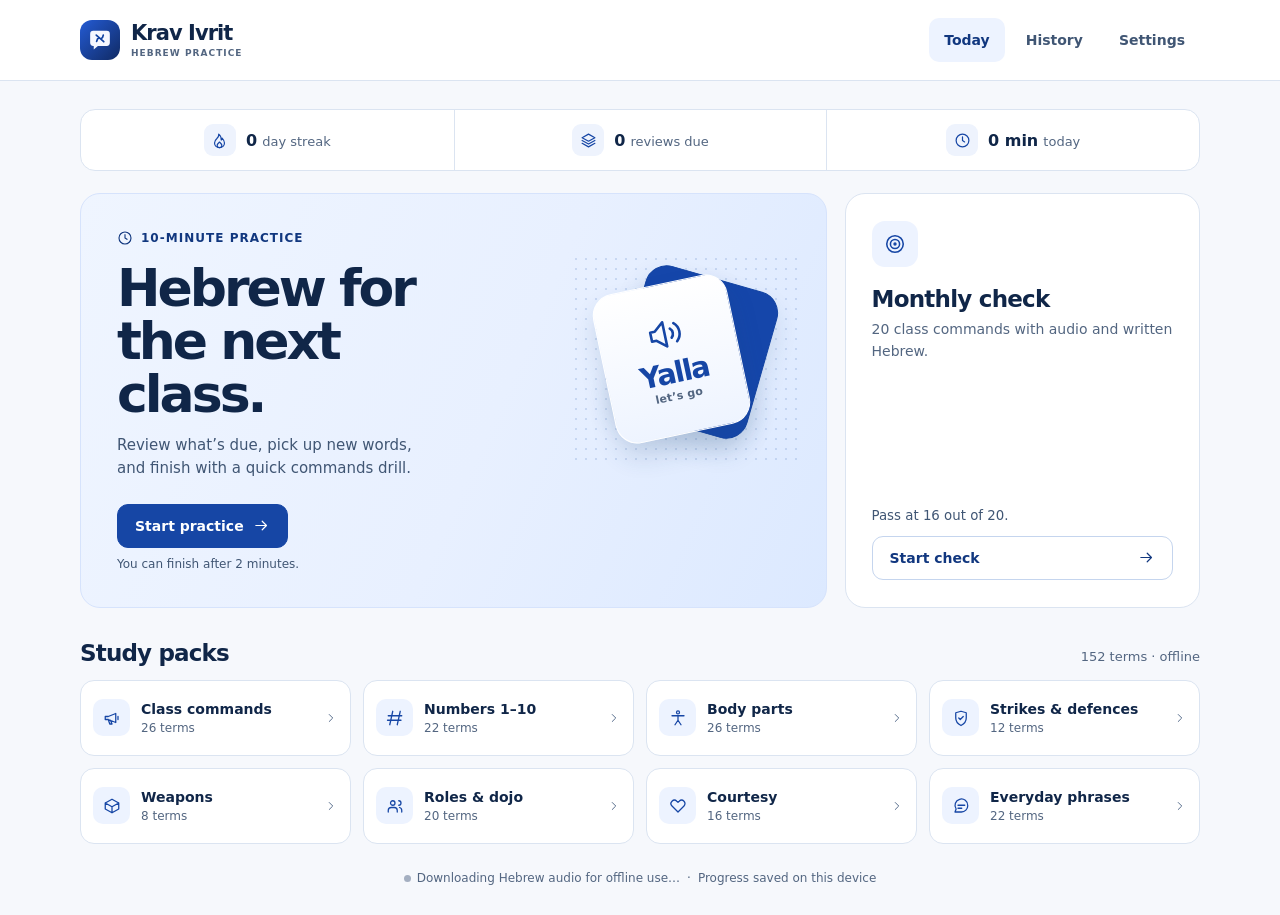
<file: index.html>
<!doctype html>
<html lang="en">
<head>
  <meta charset="utf-8">
  <meta name="viewport" content="width=device-width, initial-scale=1, viewport-fit=cover">
  <meta name="theme-color" content="#1243a2">
  <meta name="description" content="A ten-minute personal Hebrew practice app for Krav Maga classes and everyday conversation.">
  <title>Krav Ivrit</title>
  <link rel="icon" href="./icons/icon.svg" type="image/svg+xml">
  <link rel="apple-touch-icon" href="./icons/apple-touch-icon.png">
  <link rel="manifest" href="./manifest.webmanifest">
  <link rel="stylesheet" href="./styles.css">
  <script type="module" src="./app.mjs"></script>
</head>
<body>
  <header class="site-header">
    <div class="header-inner">
      <button class="brand" type="button" data-action="home" aria-label="Krav Ivrit home">
        <img src="./icons/icon.svg" width="40" height="40" alt="">
        <span>Krav Ivrit<small>HEBREW PRACTICE</small></span>
      </button>
      <nav aria-label="Main navigation">
        <button type="button" data-action="home" aria-current="page">Today</button>
        <button type="button" data-action="history">History</button>
        <button type="button" data-action="settings">Settings</button>
      </nav>
    </div>
  </header>
  <main class="layout">
    <div class="stats" aria-label="Practice statistics">
      <div><span class="stat-icon" data-icon="flame" aria-hidden="true"></span><span><strong id="streak">0</strong> <span id="streak-label">day streak</span></span></div>
      <div><span class="stat-icon" data-icon="layers" aria-hidden="true"></span><span><strong id="due">0</strong> <span>reviews due</span></span></div>
      <div><span class="stat-icon" data-icon="clock" aria-hidden="true"></span><span><strong id="minutes">0 min</strong> <span>today</span></span></div>
    </div>
    <p class="notice hidden" id="storage-status" role="status"></p>
    <section id="view" aria-busy="true"><p>Loading your practice packs…</p></section>
    <footer>
      <span id="offline-status">Preparing offline practice…</span>
      <span class="footer-divider" aria-hidden="true">·</span>
      <span>Progress saved on this device</span>
    </footer>
  </main>
  <input id="backup-file" type="file" accept=".json,application/json" hidden>
  <audio id="hebrew-player" preload="auto" playsinline hidden></audio>
  <noscript><p class="layout">Enable JavaScript to use Krav Ivrit.</p></noscript>
</body>
</html>
</file>
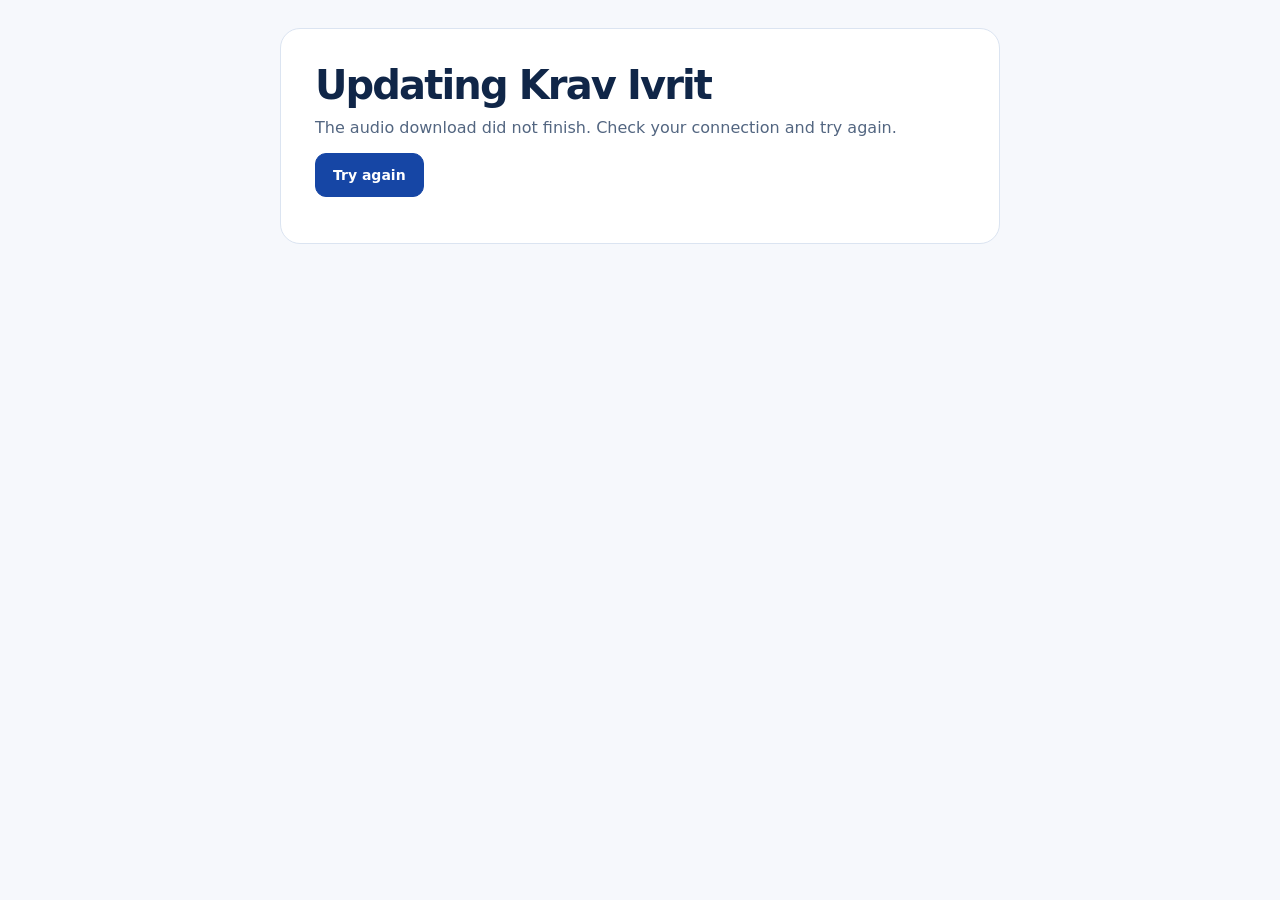
<file: update.html>
<!doctype html>
<html lang="en">
<head>
  <meta charset="utf-8">
  <meta name="viewport" content="width=device-width, initial-scale=1">
  <meta name="theme-color" content="#1243a2">
  <title>Update Krav Ivrit</title>
  <link rel="stylesheet" href="./styles.css">
</head>
<body>
  <main class="layout narrow">
    <section class="panel session-card">
      <h1>Updating Krav Ivrit</h1>
      <p id="update-status" role="status">Downloading the Hebrew recordings for offline practice…</p>
      <div class="button-group"><button class="primary hidden" id="retry" type="button">Try again</button></div>
    </section>
  </main>
  <script type="module">
    const status = document.querySelector('#update-status');
    const retry = document.querySelector('#retry');
    function audioReady(worker) {
      if (!worker) return Promise.resolve(false);
      return new Promise(resolve => {
        const channel = new MessageChannel();
        const timeout = setTimeout(() => {
          channel.port1.close();
          resolve(false);
        }, 1200);
        channel.port1.onmessage = event => {
          clearTimeout(timeout);
          channel.port1.close();
          resolve(event.data?.version >= 5 && event.data.audio === true);
        };
        worker.postMessage({ type: 'offline-status' }, [channel.port2]);
      });
    }
    async function update() {
      retry.classList.add('hidden');
      status.textContent = 'Downloading the Hebrew recordings for offline practice…';
      try {
        if (!('serviceWorker' in navigator)) {
          location.replace('./');
          return;
        }
        const registration = await navigator.serviceWorker.register('./sw.js', { updateViaCache: 'none' });
        await registration.update();
        const deadline = Date.now() + 120_000;
        while (Date.now() < deadline) {
          if (await audioReady(registration.active)) {
            location.replace('./');
            return;
          }
          await new Promise(resolve => setTimeout(resolve, 500));
        }
        throw new Error('Download timed out');
      } catch {
        status.textContent = 'The audio download did not finish. Check your connection and try again.';
        retry.classList.remove('hidden');
      }
    }
    retry.addEventListener('click', update);
    update();
  </script>
</body>
</html>
</file>
<file: styles.css>
:root {
  color-scheme: light;
  font-family: Inter, -apple-system, BlinkMacSystemFont, "Segoe UI", system-ui, sans-serif;
  --ink: #102648;
  --muted: #536681;
  --muted-deep: #405674;
  --blue: #1646a5;
  --blue-deep: #11377f;
  --blue-pale: #edf3ff;
  --line: #dbe4f1;
  --surface: #fff;
  --canvas: #f6f8fc;
  --radius: 20px;
}
*, *::before, *::after { box-sizing: border-box; }
body { margin: 0; min-width: 280px; background: var(--canvas); color: var(--ink); }
button, input, select { font: inherit; }
button {
  min-height: 44px;
  cursor: pointer;
  color: inherit;
}
button:disabled { cursor: default; opacity: .58; }
:focus-visible { outline: 3px solid #5583ee; outline-offset: 3px; }
h1, h2, h3, p { margin: 0; }
h1, h2, h3 { text-wrap: balance; }
p { line-height: 1.55; }
svg { display: block; }
.hidden { display: none !important; }

.site-header { background: #fff; border-bottom: 1px solid var(--line); }
.header-inner, .layout { width: min(1120px, calc(100% - 80px)); margin: 0 auto; }
.header-inner { min-height: 80px; display: flex; align-items: center; justify-content: space-between; gap: 14px; }
.brand {
  display: inline-flex; align-items: center; gap: 11px; padding: 0;
  border: 0; background: transparent; text-align: left; font-size: 21px; font-weight: 760; line-height: 1.05;
  letter-spacing: -.045em; white-space: nowrap;
}
.brand img { border-radius: 12px; flex: none; }
.brand small { display: block; margin-top: 5px; font-size: 9px; font-weight: 730; letter-spacing: .115em; color: var(--muted); }
nav { display: flex; align-items: center; gap: 6px; }
nav button {
  border: 0; background: transparent; border-radius: 10px; padding: 0 15px;
  color: var(--muted-deep); font-size: 14px; font-weight: 640;
}
nav button[aria-current="page"], nav button:hover { background: var(--blue-pale); color: var(--blue-deep); }
.layout { padding: 28px 0 max(28px, env(safe-area-inset-bottom)); }
.stats {
  display: grid; grid-template-columns: repeat(3, 1fr); align-items: stretch; margin-bottom: 22px;
  background: #fff; border: 1px solid var(--line); border-radius: 15px;
}
.stats > div { min-height: 60px; display: flex; align-items: center; justify-content: center; gap: 10px; padding: 8px; }
.stats > div + div { border-left: 1px solid var(--line); }
.stats strong { font-size: 16px; font-variant-numeric: tabular-nums; }
.stats span span { color: var(--muted); font-size: 13px; }
.stat-icon {
  width: 32px; height: 32px; flex: none; display: grid; place-items: center;
  background: #eef3fd; border-radius: 9px; color: var(--blue);
}
.stat-icon svg { width: 17px; height: 17px; }
[aria-busy="true"] { padding: 24px 0; color: var(--muted); }
.hero-grid { display: grid; grid-template-columns: minmax(0, 2.1fr) minmax(0, 1fr); gap: 18px; }
.hero {
  min-height: 326px; position: relative; isolation: isolate; overflow: hidden; border: 1px solid #d6e3fc;
  border-radius: var(--radius); padding: 36px;
  background: linear-gradient(114deg, #eff5ff 0%, #e8f0ff 55%, #dce9ff 100%);
}
.hero-content { max-width: 370px; position: relative; z-index: 1; }
.kicker { display: flex; align-items: center; gap: 8px; color: var(--blue-deep); font-size: 12px; letter-spacing: .085em; font-weight: 750; text-transform: uppercase; }
.kicker svg { width: 16px; height: 16px; }
.hero h1 {
  font-size: clamp(34px, 4.1vw, 52px); font-weight: 770; letter-spacing: -.058em;
  line-height: 1.02; margin: 16px 0 13px;
}
.hero p { color: var(--muted-deep); max-width: 310px; font-size: 15px; }
.hero-actions { display: grid; justify-items: start; gap: 9px; margin-top: 23px; }
.hero-actions small { font-size: 12px; color: var(--muted-deep); }
.hero-art {
  pointer-events: none; position: absolute; width: 222px; height: 218px; right: 29px; top: 56px;
  background: radial-gradient(circle, #7b9bd249 1.1px, transparent 1.35px) center / 10px 10px;
}
.flash {
  position: absolute; display: grid; place-content: center; border-radius: 22px;
  height: 152px; width: 137px; box-shadow: 0 14px 24px #20487929;
}
.flash-back { top: 26px; left: 53px; transform: rotate(16deg); background: #1546aa; border: 1px solid #1243a2; }
.flash-front {
  top: 33px; left: 28px; transform: rotate(-12deg); align-content: center; justify-items: center;
  background: linear-gradient(#fff, #eef4ff); border: 1px solid #fff;
  color: var(--blue); font-size: 29px; font-weight: 740; letter-spacing: -.055em;
}
.flash-front svg { width: 37px; height: 37px; margin-bottom: 4px; }
.flash-front small { font-size: 11px; font-weight: 640; letter-spacing: .02em; color: var(--muted); }
.panel { background: #fff; border: 1px solid var(--line); border-radius: var(--radius); }
.monthly { display: flex; flex-direction: column; align-items: flex-start; padding: 27px 26px; }
.feature-icon {
  display: grid; place-items: center; width: 46px; height: 46px; border-radius: 13px;
  background: var(--blue-pale); color: var(--blue);
}
.feature-icon svg { width: 22px; height: 22px; }
.monthly h2 { margin: 19px 0 7px; font-size: 23px; letter-spacing: -.033em; }
.monthly p { color: var(--muted); font-size: 14px; }
.monthly small { color: var(--muted-deep); margin: auto 0 10px; padding-top: 17px; line-height: 1.4; }
.primary, .secondary, .quiet, .danger {
  display: inline-flex; align-items: center; justify-content: center; gap: 9px;
  padding: 11px 17px; border-radius: 11px; font-size: 14px; line-height: 1.3; font-weight: 700;
}
.primary { background: var(--blue); color: #fff; border: 1px solid var(--blue); }
.primary:not(:disabled):hover { background: var(--blue-deep); }
.secondary { background: #fff; color: var(--blue-deep); border: 1px solid #c5d5ee; }
.secondary:not(:disabled):hover, .quiet:hover { background: var(--blue-pale); }
.quiet { background: transparent; color: var(--blue-deep); border: 1px solid transparent; }
.danger { background: #fff; color: #9c2934; border: 1px solid #e8c0c4; }
.danger:hover { background: #fff2f3; }
.primary svg, .secondary svg, .quiet svg, .danger svg { width: 17px; height: 17px; flex: none; }
.monthly .secondary { width: 100%; justify-content: space-between; }

.packs { margin-top: 32px; }
.section-head { display: flex; justify-content: space-between; align-items: baseline; gap: 10px; margin-bottom: 14px; }
.section-head h2 { font-size: 23px; letter-spacing: -.036em; }
.section-head small { font-size: 13px; color: var(--muted); }
.pack-grid { display: grid; grid-template-columns: repeat(4, minmax(0, 1fr)); gap: 12px; }
.pack-card {
  display: flex; align-items: center; gap: 11px; width: 100%; min-height: 76px; padding: 12px;
  border: 1px solid var(--line); border-radius: 14px; background: #fff; text-align: left;
}
.pack-card:hover { border-color: #96afe0; background: #fafdff; }
.pack-card .feature-icon { width: 37px; height: 37px; border-radius: 10px; flex: none; }
.pack-card .feature-icon svg { width: 18px; height: 18px; }
.pack-card strong, .pack-card small { display: block; }
.pack-card strong { font-size: 14px; line-height: 1.3; }
.pack-card small { color: var(--muted); font-size: 12px; margin-top: 3px; }
.pack-card > svg { width: 14px; height: 14px; margin-left: auto; flex: none; color: #596e8d; }

footer { display: flex; flex-wrap: wrap; gap: 7px; justify-content: center; margin-top: 26px; color: var(--muted); font-size: 12px; line-height: 1.45; }
#offline-status { display: inline-flex; align-items: center; gap: 6px; }
#offline-status::before { content: ""; width: 7px; height: 7px; border-radius: 50%; background: #a4afc1; }
#offline-status[data-ready="true"]::before { background: #298065; }

.narrow { max-width: 720px; margin: 0 auto; }
.page-heading { margin: 11px 0 18px; }
.page-heading h1, .session-card h1 { font-size: clamp(29px, 5vw, 40px); letter-spacing: -.047em; line-height: 1.12; margin-bottom: 8px; overflow-wrap: anywhere; }
.page-heading p, .session-card > p { color: var(--muted); }
.settings-card { padding: 7px 21px; margin-bottom: 15px; }
.settings-card h2 { font-size: 19px; margin: 14px 0 4px; letter-spacing: -.025em; }
.setting-row { display: flex; align-items: center; justify-content: space-between; gap: 14px; min-height: 64px; padding: 8px 0; }
.setting-row + .setting-row, .term-row + .term-row { border-top: 1px solid var(--line); }
.setting-row small { display: block; color: var(--muted); font-size: 13px; margin-top: 3px; }
.setting-row input[type="number"], .setting-row select, .recall-input {
  min-height: 44px; border: 1px solid #aebfdc; border-radius: 9px; color: var(--ink);
  background: #fff; padding: 7px 11px; font-size: 16px;
}
.setting-row input[type="number"] { width: 75px; }
.switch { position: relative; display: flex; align-items: center; justify-content: center; flex: 0 0 52px; min-height: 44px; cursor: pointer; }
.switch input { appearance: none; width: 48px; height: 28px; border: 1px solid #8b9dba; border-radius: 20px; background: #d9e2f0; cursor: pointer; }
.switch input::after { content: ""; display: block; width: 20px; height: 20px; border-radius: 50%; margin: 3px; background: #fff; box-shadow: 0 1px 3px #132d4d50; }
.switch input:checked { border-color: var(--blue); background: var(--blue); }
.switch input:checked::after { transform: translateX(20px); }
.button-group { display: flex; flex-wrap: wrap; gap: 9px; padding: 12px 0; }
.notice { padding: 11px 13px; margin-bottom: 14px; border-radius: 10px; background: #fff3d9; color: #684917; font-size: 14px; }
.settings-card .notice { margin-top: 8px; }
.term-list, .history-list { padding: 0 19px; list-style: none; margin: 0; }
.term-row { display: flex; justify-content: space-between; align-items: center; gap: 14px; padding: 12px 0; min-height: 65px; }
.term-row p, .term-row small { color: var(--muted); font-size: 13px; }
.term-row strong { overflow-wrap: anywhere; }
.term-row .secondary { flex: none; padding: 9px 12px; }
.hebrew { display: inline-block; color: var(--muted); font-size: 13px; font-weight: 500; margin-inline: 5px; }
.pronunciation { color: var(--blue-deep); font-size: 15px; overflow-wrap: anywhere; }
.pronunciation-label { color: var(--muted); font-size: 12px; margin-right: 5px; }
.term-row .pronunciation, .feedback .pronunciation { color: var(--blue-deep); }
.reading-guide { margin: 12px 0 16px; color: var(--muted-deep); font-size: 14px; }
.reading-guide summary { display: flex; align-items: center; min-height: 44px; cursor: pointer; color: var(--blue-deep); font-weight: 650; }
.reading-guide summary::before { content: "+"; margin-right: 8px; }
.reading-guide[open] summary::before { content: "−"; }
.reading-guide p + p { margin-top: 8px; }
.reading-guide ol { margin: 0; padding-left: 23px; line-height: 1.6; }
.reading-guide li + li { margin-top: 8px; }
.reading-guide a { color: var(--blue-deep); text-underline-offset: 3px; }
.audio-status { font-size: 13px; color: var(--muted-deep); }
.history-empty { padding: 19px; color: var(--muted); }

.session-top { display: flex; align-items: center; justify-content: space-between; gap: 10px; margin-bottom: 10px; }
.session-top .quiet { padding-inline: 10px; }
.timer { font-variant-numeric: tabular-nums; color: var(--muted-deep); font-size: 14px; font-weight: 700; }
.progress-track { height: 6px; border-radius: 7px; overflow: hidden; background: #dce7fa; margin-bottom: 14px; }
.progress-fill { height: 100%; background: var(--blue); }
.session-card { padding: clamp(18px, 4.8vw, 34px); }
.session-card .kicker { margin-bottom: 11px; }
.session-card .notice { margin-bottom: 12px; }
.session-card .listen { margin: 14px 0 12px; min-height: 50px; }
.heard-word { margin-top: 14px; }
.heard-translit { font-size: 24px; font-weight: 720; letter-spacing: -.025em; overflow-wrap: anywhere; }
.heard-word .hebrew { margin: 0; font-size: 24px; color: var(--ink); }
.choices { display: grid; gap: 9px; margin-top: 14px; }
.choice {
  min-height: 50px; width: 100%; text-align: left; border: 1px solid #cad8ee; border-radius: 11px;
  padding: 10px 14px; background: #fff; font-weight: 610; line-height: 1.4;
}
.choice:hover { background: var(--blue-pale); border-color: #a2b8e0; }
.recall-input { display: block; width: 100%; margin: 18px 0 12px; }
.feedback {
  padding: 13px 15px; margin: 17px 0 13px; border: 1px solid var(--line);
  border-radius: 12px; background: #f4f7fd;
}
.feedback strong { font-size: 20px; }
.feedback p { color: var(--muted); margin-top: 3px; overflow-wrap: anywhere; }
.feedback .result { color: var(--ink); font-size: 14px; font-weight: 750; margin-bottom: 5px; }
.feedback .result[data-correct="true"] { color: #245e4d; }
.feedback .result[data-correct="false"] { color: #884220; }
.grades { display: grid; grid-template-columns: repeat(4, 1fr); gap: 7px; margin-top: 10px; }
.grades button { padding-inline: 7px; }
.full { width: 100%; }
.summary-score { display: grid; gap: 3px; margin: 16px 0; font-size: 15px; color: var(--muted-deep); }
.summary-score strong { font-size: 26px; color: var(--ink); }
.summary-line { margin: 6px 0; }

@media (max-width: 1050px) {
  .header-inner, .layout { width: calc(100% - 48px); }
  .hero-art { right: 9px; transform: scale(.89); transform-origin: center right; }
  .hero-content { max-width: 310px; }
  .hero { padding: 29px; }
}
@media (max-width: 820px) {
  .hero-art { display: none; }
  .pack-grid { grid-template-columns: repeat(2, minmax(0, 1fr)); }
}
@media (max-width: 580px) {
  .header-inner, .layout { width: calc(100% - 28px); }
  .header-inner { min-height: 63px; gap: 7px; }
  .brand { font-size: 17px; gap: 7px; letter-spacing: -.035em; }
  .brand img { width: 32px; height: 32px; border-radius: 9px; }
  .brand small { font-size: 7px; margin-top: 4px; }
  nav { gap: 2px; }
  nav button { padding-inline: clamp(5px, 1.8vw, 10px); font-size: 12px; }
  .layout { padding-top: 15px; }
  .stats { margin-bottom: 14px; border-radius: 12px; }
  .stats > div { min-height: 63px; gap: 6px; justify-content: center; padding: 6px 3px; }
  .stats strong { font-size: 14px; }
  .stats span span { font-size: 10px; display: block; line-height: 1.2; }
  .stat-icon { width: 24px; height: 24px; border-radius: 7px; }
  .stat-icon svg { width: 14px; height: 14px; }
  .hero-grid { grid-template-columns: 1fr; gap: 12px; }
  .hero { min-height: 0; padding: 22px; }
  .hero h1 { margin: 13px 0 9px; }
  .hero p { font-size: 14px; }
  .hero-actions { margin-top: 16px; }
  .monthly { padding: 17px; display: grid; grid-template-columns: 40px minmax(0, 1fr); gap: 4px 12px; align-items: start; }
  .monthly .feature-icon { width: 40px; height: 40px; grid-row: span 2; }
  .monthly h2 { margin: 0; font-size: 19px; }
  .monthly p { font-size: 13px; }
  .monthly small, .monthly .secondary { grid-column: 2; }
  .monthly small { padding-top: 5px; margin: 0 0 4px; }
  .packs { margin-top: 24px; }
  .section-head h2 { font-size: 20px; }
  .pack-grid { gap: 8px; }
  .pack-card { padding: 8px; gap: 7px; min-height: 64px; }
  .pack-card strong { font-size: 12px; }
  .pack-card small { font-size: 11px; }
  .pack-card .feature-icon { width: 29px; height: 29px; border-radius: 8px; }
  .pack-card .feature-icon svg { width: 15px; height: 15px; }
  .pack-card > svg { display: none; }
}
@media (max-width: 340px) {
  .brand small { display: none; }
  .stat-icon { display: none; }
}
@media (prefers-reduced-motion: no-preference) {
  button { transition: background-color .15s, border-color .15s; }
  .progress-fill { transition: width .3s; }
}
</file>
